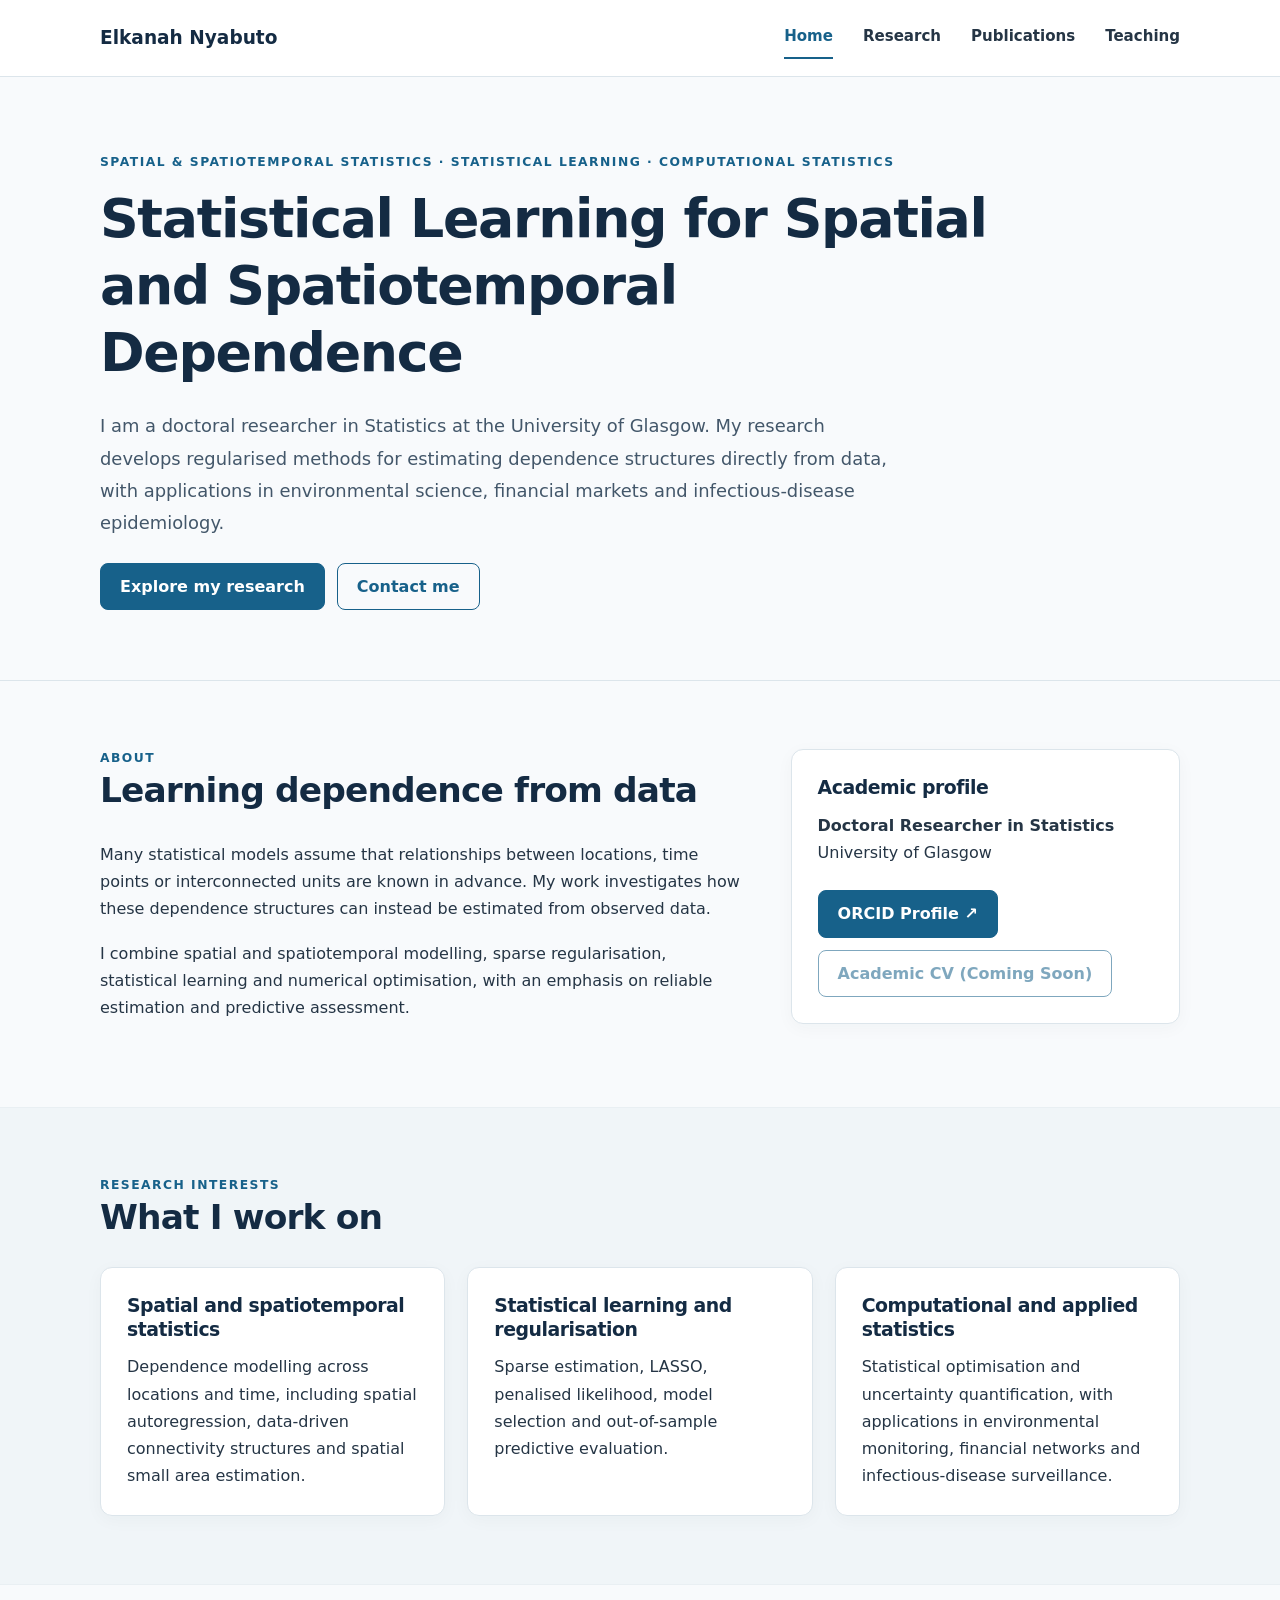
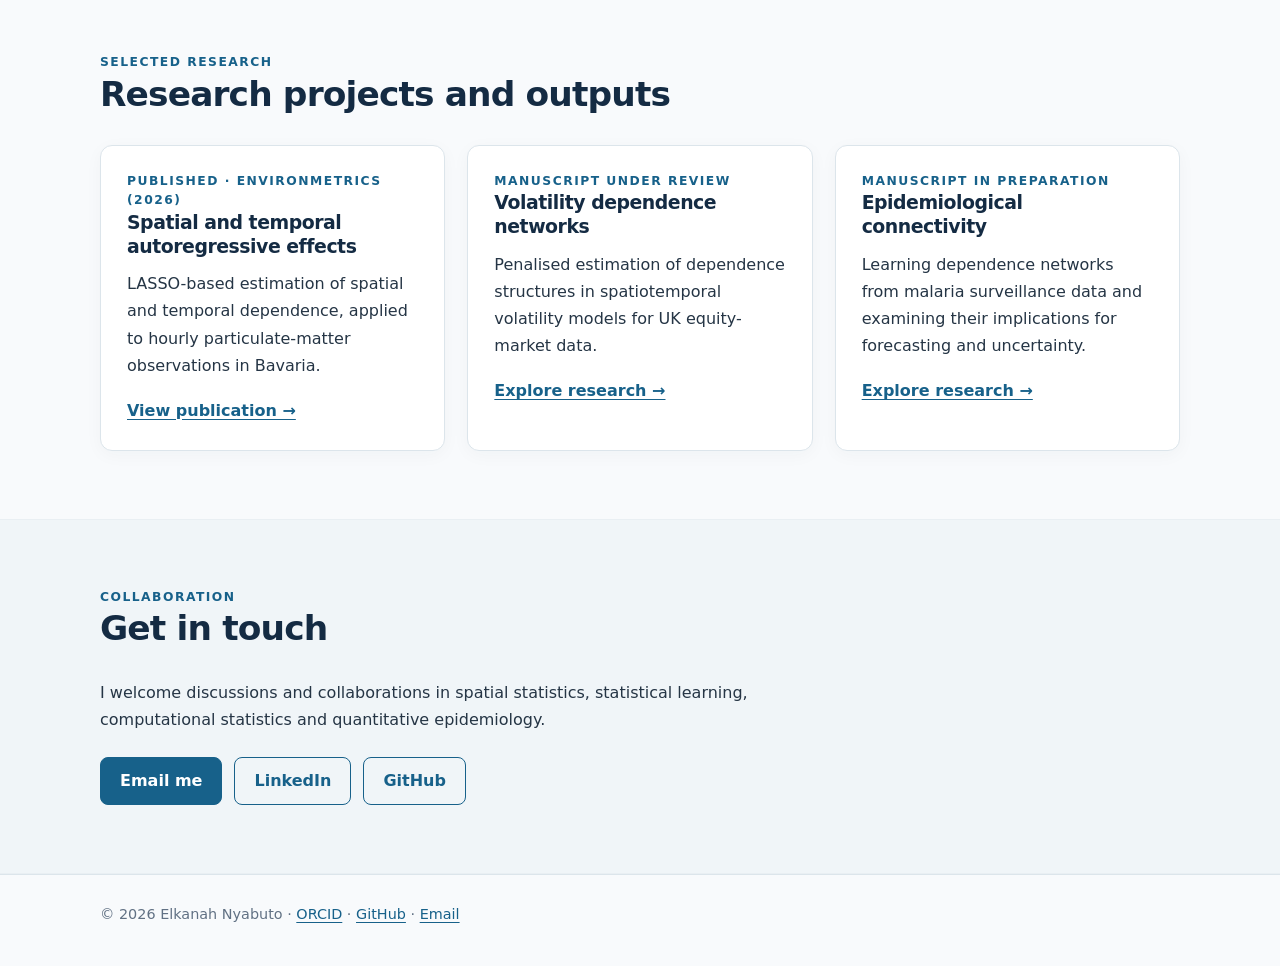
<file: index.html>
<!doctype html>
<html lang="en">
<head>
  <meta charset="utf-8">
  <meta name="viewport" content="width=device-width, initial-scale=1">
  <meta name="description" content="Elkanah Nyabuto — doctoral researcher in Statistics at the University of Glasgow, specialising in spatial statistics, statistical learning and dependence modelling.">
  <title>Elkanah Nyabuto | Statistics &amp; Statistical Learning</title>
  <link rel="stylesheet" href="styles.css">
</head>

<body>

<!-- Navigation -->
<nav class="nav" aria-label="Main navigation">
  <div class="container nav-inner">
    <a class="brand" href="index.html">Elkanah Nyabuto</a>

    <div class="navlinks">
      <a class="active" aria-current="page" href="index.html">Home</a>
      <a href="research.html">Research</a>
      <a href="publications.html">Publications</a>
      <a href="teaching.html">Teaching</a>
    </div>
  </div>
</nav>

<!-- Introduction -->
<header class="hero">
  <div class="container">
    <div class="eyebrow">
      Spatial &amp; Spatiotemporal Statistics · Statistical Learning · Computational Statistics
    </div>

    <h1>Statistical Learning for Spatial and Spatiotemporal Dependence</h1>

    <p class="lead">
      I am a doctoral researcher in Statistics at the University of Glasgow.
      My research develops regularised methods for estimating dependence
      structures directly from data, with applications in environmental
      science, financial markets and infectious-disease epidemiology.
    </p>

    <div class="actions">
      <a class="button primary" href="research.html">Explore my research</a>
      <a class="button secondary" href="mailto:e.nyabuto.1@research.gla.ac.uk">
        Contact me
      </a>
    </div>
  </div>
</header>

<main>

  <!-- About -->
  <section class="section">
    <div class="container two">

      <div>
        <div class="eyebrow">About</div>
        <h2>Learning dependence from data</h2>

        <p>
          Many statistical models assume that relationships between
          locations, time points or interconnected units are known in
          advance. My work investigates how these dependence structures
          can instead be estimated from observed data.
        </p>

        <p>
          I combine spatial and spatiotemporal modelling, sparse
          regularisation, statistical learning and numerical optimisation,
          with an emphasis on reliable estimation and predictive assessment.
        </p>
      </div>

      <aside class="card">
        <h3>Academic profile</h3>

        <p>
          <strong>Doctoral Researcher in Statistics</strong><br>
          University of Glasgow
        </p>

        <!--
        <p class="small">
          <strong>Thesis:</strong>
          <em>Spatiotemporal Dependence Modelling:
          Regularised Estimation of Spatial Dependence Matrices.</em>
        </p>
        -->
        <div class="buttons">
          <a class="button"
             href="https://orcid.org/0009-0006-7300-9411"
             target="_blank"
             rel="noopener noreferrer">
            ORCID Profile ↗
          </a>
        
          <a class="button secondary"
             href="files/Elkanah_Nyabuto_Academic_CV.pdf"
             target="_blank"
             rel="noopener noreferrer"
             aria-disabled="true"
             tabindex="-1"
             onclick="return false;"
             style="opacity: 0.55; cursor: not-allowed;">
            Academic CV (Coming Soon)
          </a>
        </div>
      </aside>

    </div>
  </section>

  <!-- Research interests -->
  <section class="section alt">
    <div class="container">
      <div class="eyebrow">Research interests</div>
      <h2>What I work on</h2>

      <div class="grid">

        <article class="card">
          <h3>Spatial and spatiotemporal statistics</h3>
          <p>
            Dependence modelling across locations and time,
            including spatial autoregression, data-driven
            connectivity structures and spatial small area estimation.
          </p>
        </article>

        <article class="card">
          <h3>Statistical learning and regularisation</h3>
          <p>
            Sparse estimation, LASSO, penalised likelihood,
            model selection and out-of-sample predictive evaluation.
          </p>
        </article>

        <article class="card">
          <h3>Computational and applied statistics</h3>
          <p>
            Statistical optimisation and uncertainty quantification,
            with applications in environmental monitoring,
            financial networks and infectious-disease surveillance.
          </p>
        </article>

      </div>
    </div>
  </section>

  <!-- Selected research -->
  <section class="section">
    <div class="container">
      <div class="eyebrow">Selected research</div>
      <h2>Research projects and outputs</h2>

      <div class="grid">

        <article class="card">
          <div class="eyebrow">Published · Environmetrics (2026)</div>
          <h3>Spatial and temporal autoregressive effects</h3>

          <p>
            LASSO-based estimation of spatial and temporal dependence,
            applied to hourly particulate-matter observations in Bavaria.
          </p>

          <p><a href="publications.html">View publication →</a></p>
        </article>

        <article class="card">
          <div class="eyebrow">Manuscript under review</div>
          <h3>Volatility dependence networks</h3>

          <p>
            Penalised estimation of dependence structures in spatiotemporal
            volatility models for UK equity-market data.
          </p>

          <p><a href="research.html">Explore research →</a></p>
        </article>

        <article class="card">
          <div class="eyebrow">Manuscript in preparation</div>
          <h3>Epidemiological connectivity</h3>

          <p>
            Learning dependence networks from malaria surveillance data
            and examining their implications for forecasting and uncertainty.
          </p>

          <p><a href="research.html">Explore research →</a></p>
        </article>

      </div>
    </div>
  </section>

  <!-- Collaboration -->
  <section class="section alt">
    <div class="container">
      <div class="eyebrow">Collaboration</div>
      <h2>Get in touch</h2>

      <p>
        I welcome discussions and collaborations in spatial statistics,
        statistical learning, computational statistics and quantitative
        epidemiology.
      </p>

      <div class="actions">
        <a class="button primary"
           href="mailto:e.nyabuto.1@research.gla.ac.uk">
          Email me
        </a>

        <a class="button secondary"
           href="https://www.linkedin.com/in/elkanahnyabuto/"
           target="_blank"
           rel="noopener noreferrer">
          LinkedIn
        </a>

        <a class="button secondary"
           href="https://github.com/elkanahnyabuto"
           target="_blank"
           rel="noopener noreferrer">
          GitHub
        </a>
      </div>

    </div>
  </section>

</main>

<!-- Footer -->
<footer class="footer">
  <div class="container">
    © 2026 Elkanah Nyabuto ·
    <a href="https://orcid.org/0009-0006-7300-9411">ORCID</a> ·
    <a href="https://github.com/elkanahnyabuto">GitHub</a> ·
    <a href="mailto:e.nyabuto.1@research.gla.ac.uk">Email</a>
  </div>
</footer>

</body>
</html>
</file>
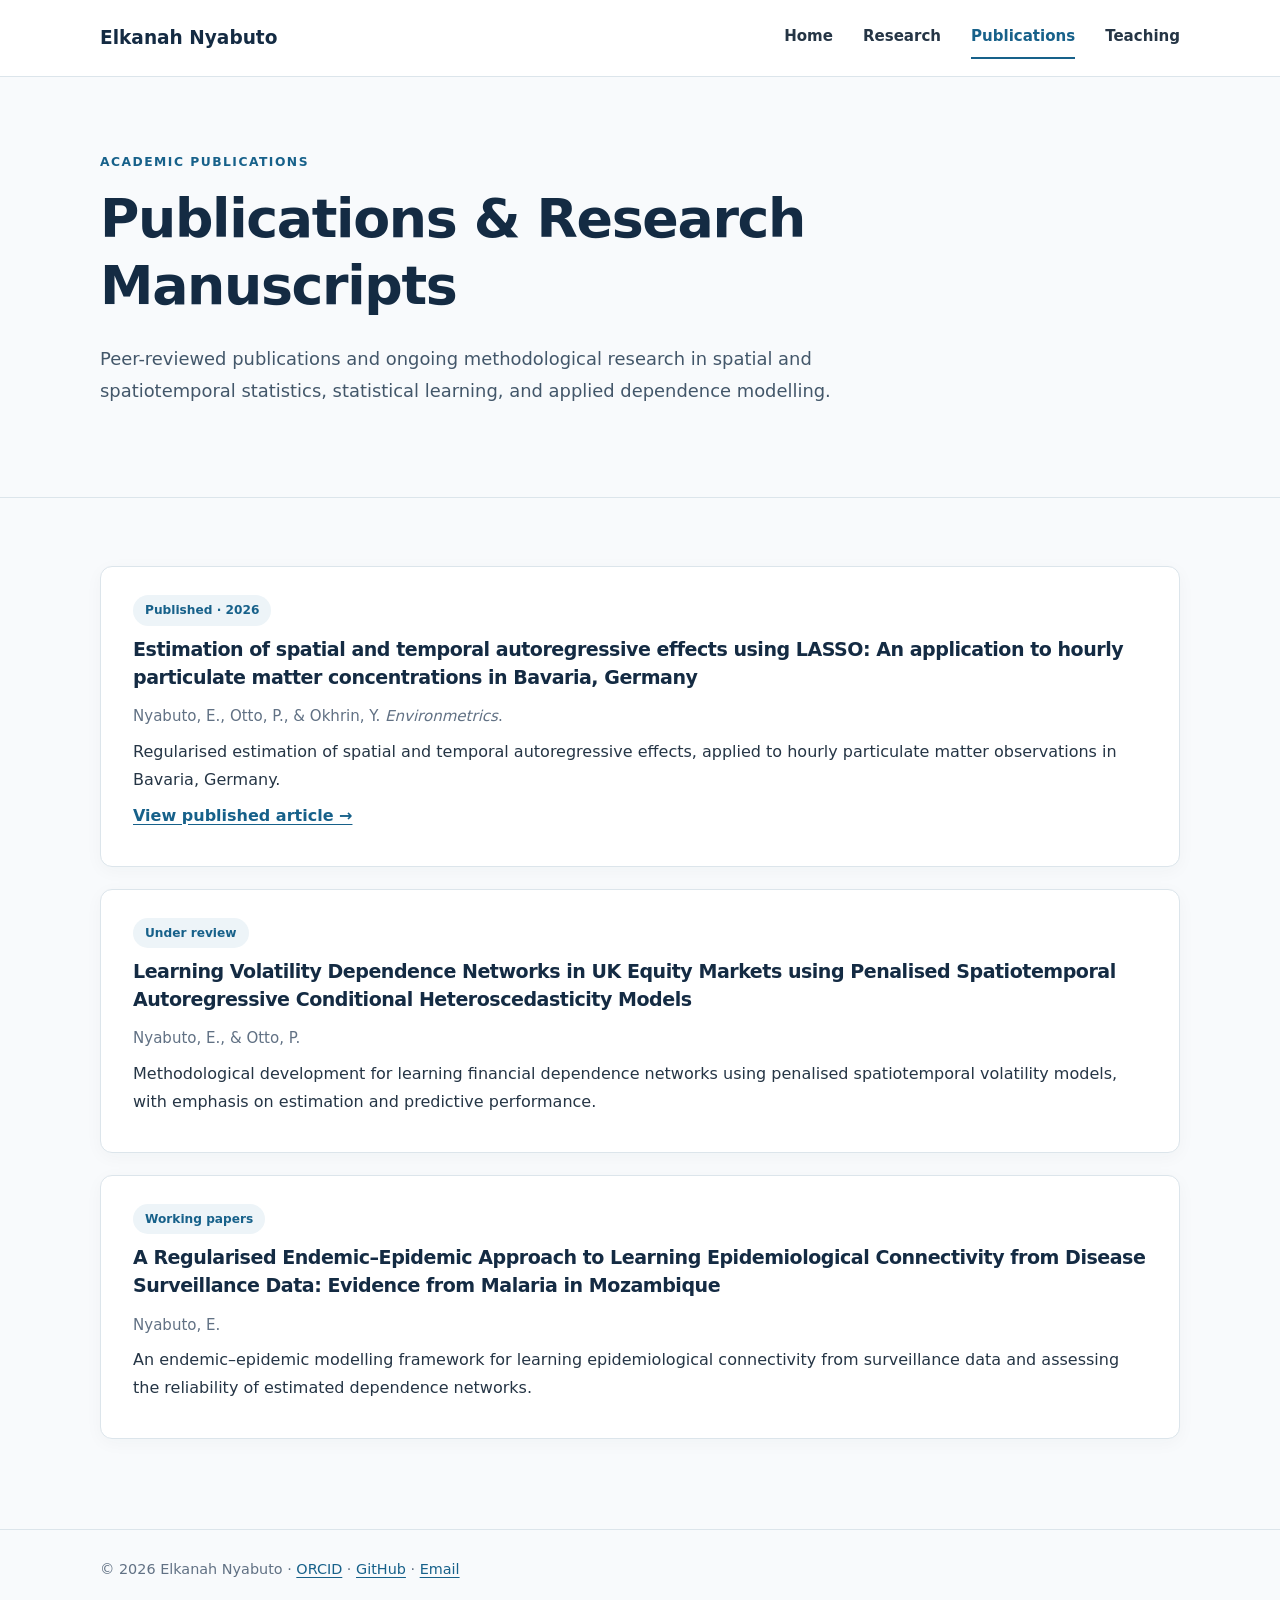
<file: publications.html>
<!doctype html>
<html lang="en">
<head>
  <meta charset="utf-8">
  <meta name="viewport" content="width=device-width, initial-scale=1">
  <meta name="description" content="Publications and research manuscripts by Elkanah Nyabuto in spatial statistics, statistical learning and spatiotemporal dependence modelling.">
  <title>Publications | Elkanah Nyabuto</title>
  <link rel="stylesheet" href="styles.css">
</head>

<body>

<!-- Navigation -->
<nav class="nav" aria-label="Main navigation">
  <div class="container nav-inner">
    <a class="brand" href="index.html">Elkanah Nyabuto</a>

    <div class="navlinks">
      <a href="index.html">Home</a>
      <a href="research.html">Research</a>
      <a class="active" aria-current="page" href="publications.html">Publications</a>
      <a href="teaching.html">Teaching</a>
    </div>
  </div>
</nav>

<main>

  <!-- Page introduction -->
  <section class="hero">
    <div class="container">
      <div class="eyebrow">Academic publications</div>
      <h1>Publications & Research Manuscripts</h1>
      <p class="lead">
        Peer-reviewed publications and ongoing methodological research in spatial and spatiotemporal statistics, statistical learning, and applied dependence modelling.
      </p>
    </div>
  </section>

  <!-- Publications -->
  <section class="section">
    <div class="container">

      <article class="publication">
        <span class="status">Published · 2026</span>

        <h3>
          Estimation of spatial and temporal autoregressive effects using LASSO: An application to hourly particulate matter concentrations in Bavaria, Germany
        </h3>

        <p class="authors">
          Nyabuto, E., Otto, P., &amp; Okhrin, Y.
          <em>Environmetrics</em>.
        </p>

        <p>
          Regularised estimation of spatial and temporal autoregressive effects, applied to hourly particulate matter observations in Bavaria, Germany.
        </p>

        <p>
          <a href="https://doi.org/10.1002/env.70105"
             target="_blank" rel="noopener noreferrer">
            View published article →
          </a>
        </p>
      </article>

      <article class="publication">
        <span class="status">Under review</span>

        <h3>
          Learning Volatility Dependence Networks in UK Equity Markets using Penalised Spatiotemporal Autoregressive Conditional Heteroscedasticity Models
        </h3>

        <p class="authors">Nyabuto, E., &amp; Otto, P.</p>

        <p>
          Methodological development for learning financial dependence networks using penalised spatiotemporal volatility models, with emphasis on estimation and predictive performance.
        </p>
      </article>

      <article class="publication">
        <span class="status">Working papers</span>

        <h3>
          A Regularised Endemic–Epidemic Approach to Learning Epidemiological Connectivity from Disease Surveillance Data: Evidence from Malaria in Mozambique
        </h3>

        <p class="authors">Nyabuto, E.</p>

        <p>
          An endemic–epidemic modelling framework for learning epidemiological connectivity from surveillance data and assessing the reliability of estimated dependence networks.
        </p>
      </article>

    </div>
  </section>

</main>

<!-- Footer -->
<footer class="footer">
  <div class="container">
    © 2026 Elkanah Nyabuto ·
    <a href="https://orcid.org/0009-0006-7300-9411">ORCID</a> ·
    <a href="https://github.com/elkanahnyabuto">GitHub</a> ·
    <a href="mailto:e.nyabuto.1@research.gla.ac.uk">Email</a>
  </div>
</footer>

</body>
</html>
</file>
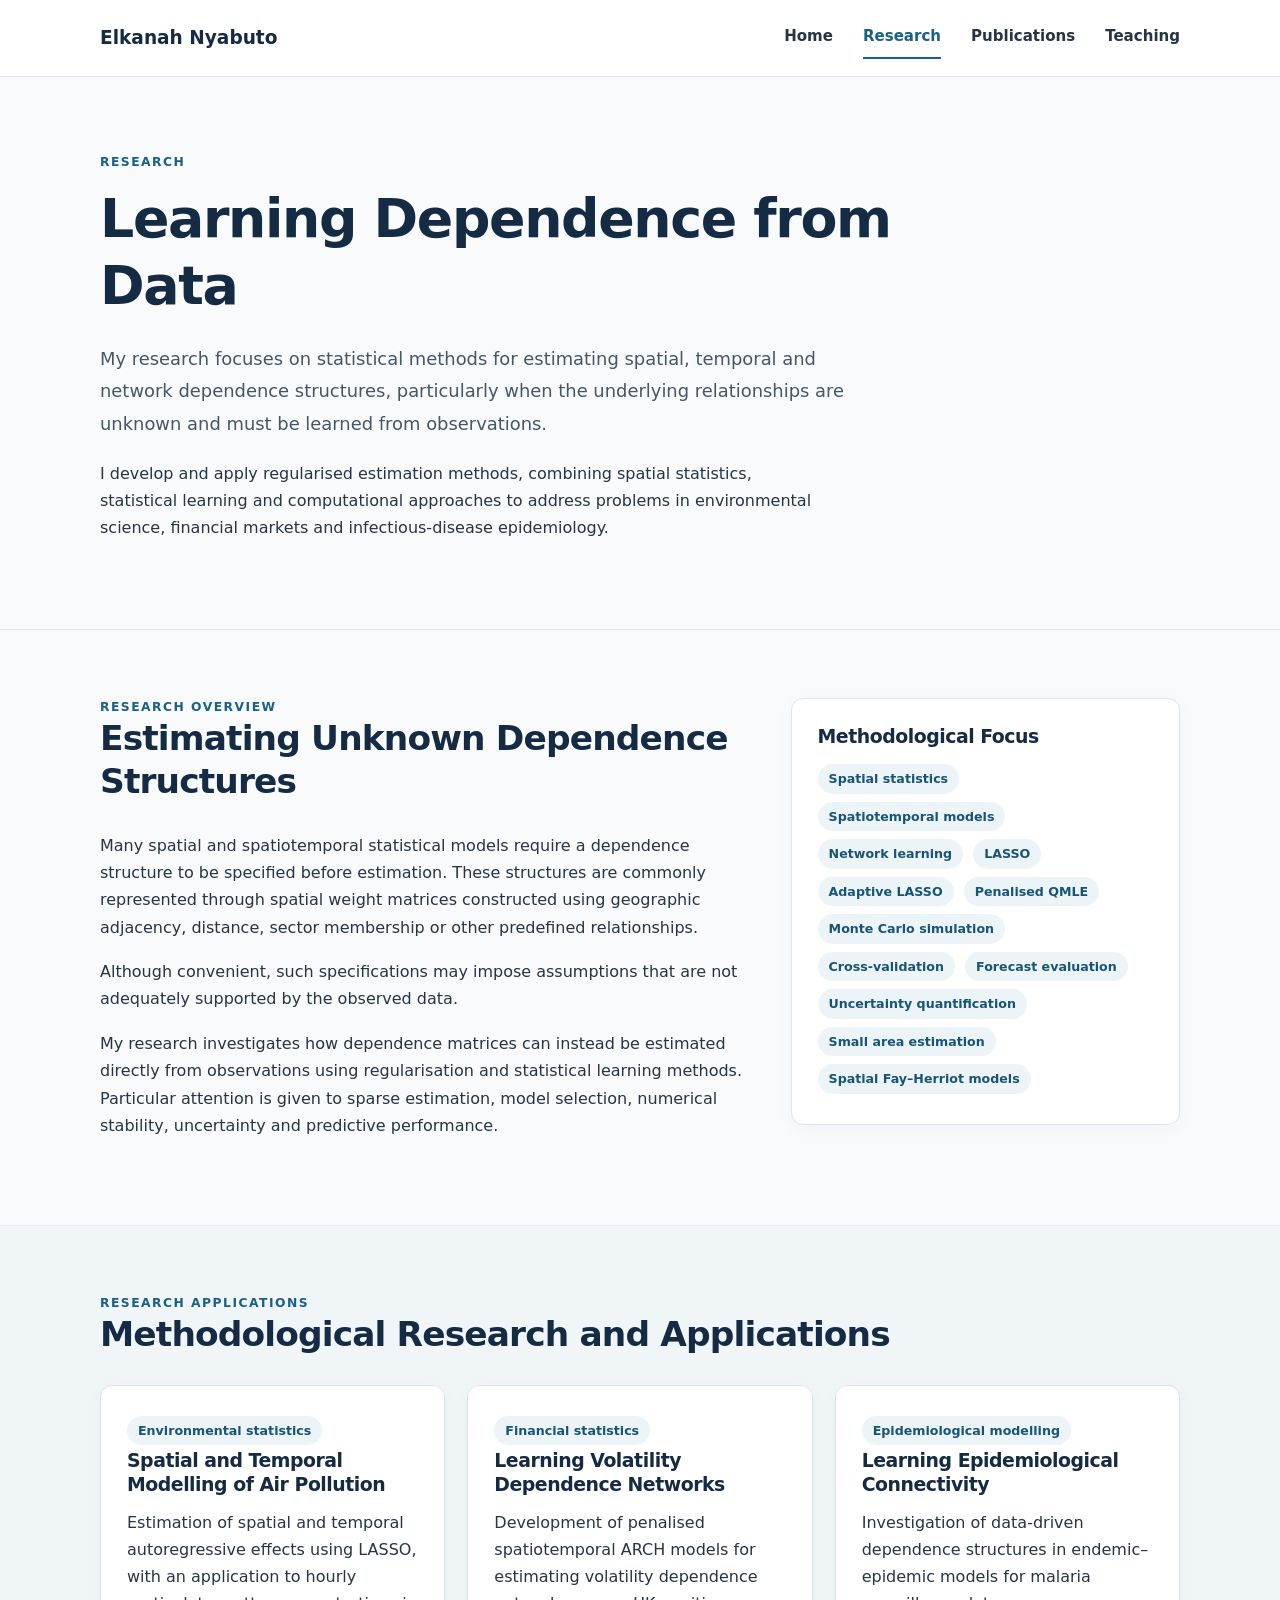
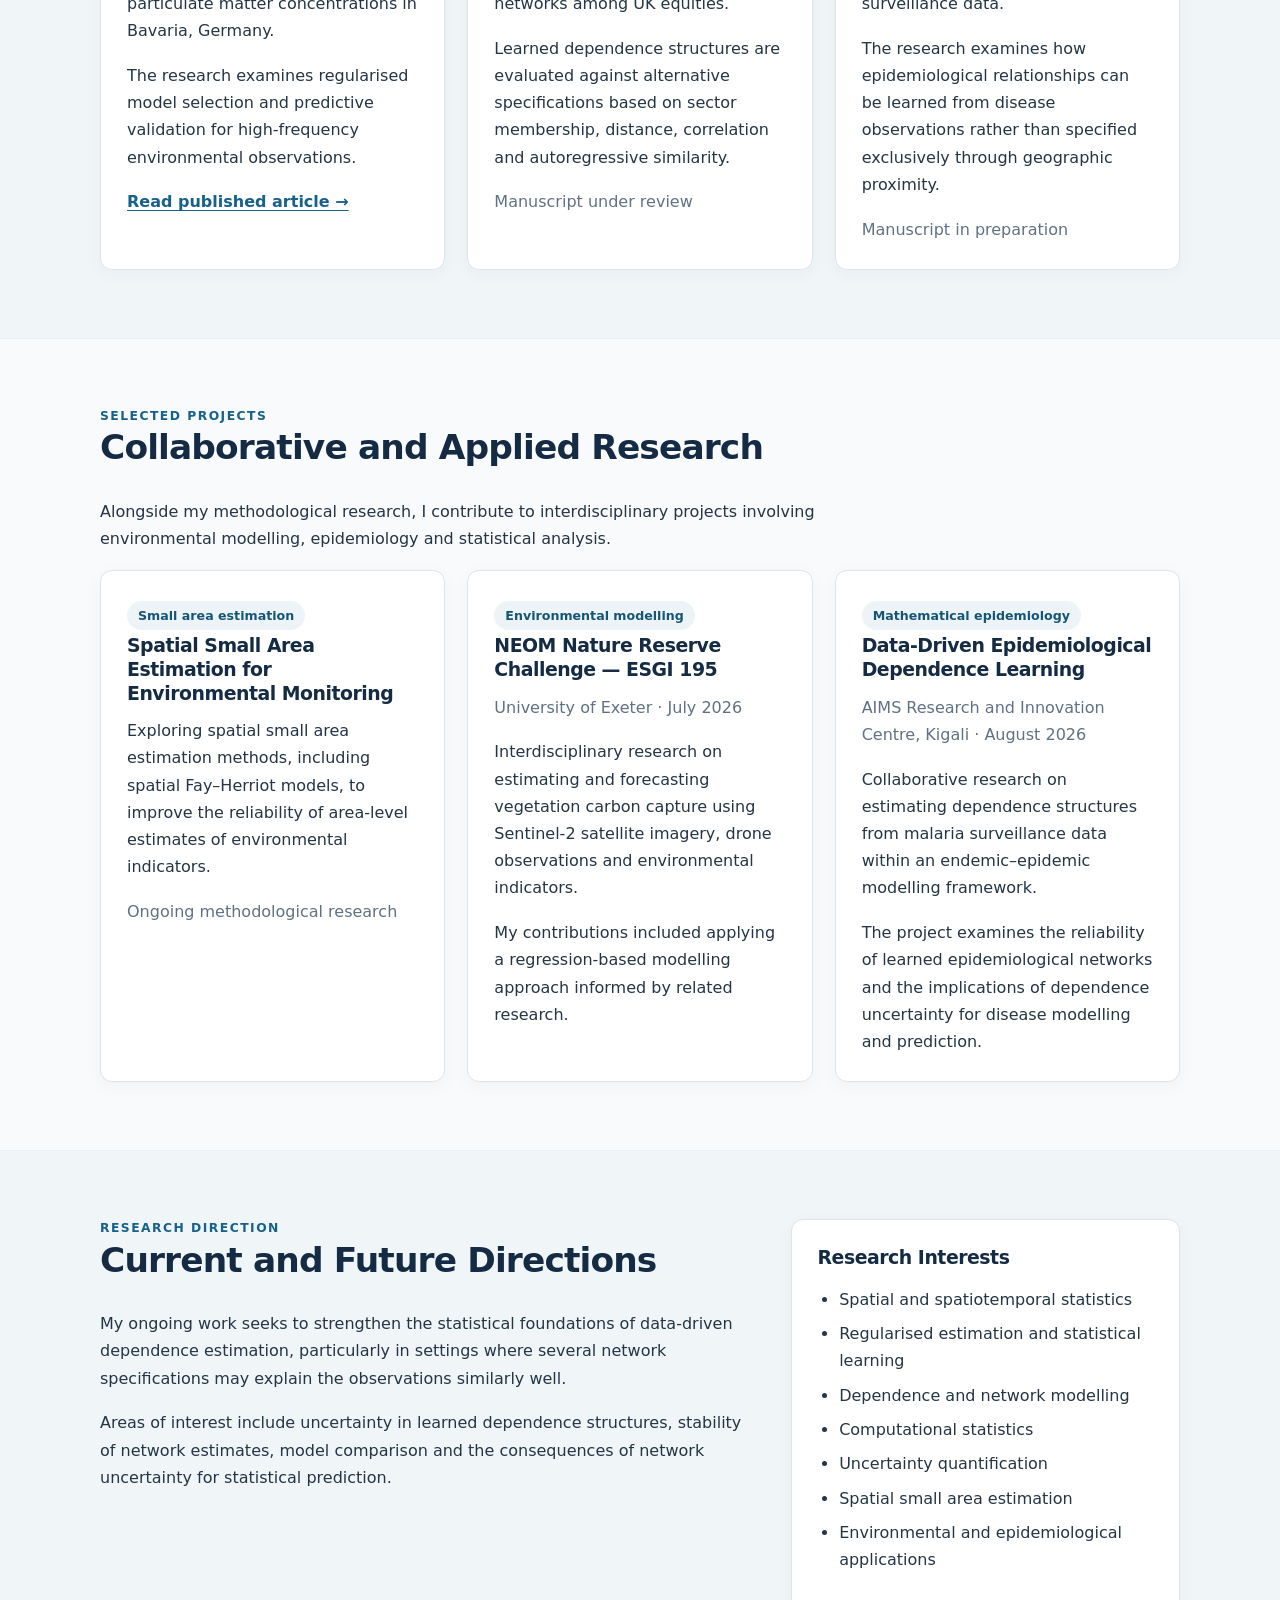
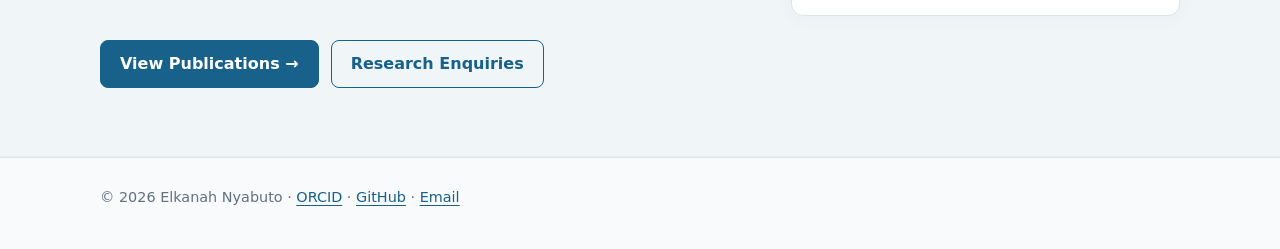
<file: research.html>
<!doctype html>
<html lang="en">
<head>
  <meta charset="utf-8">
  <meta name="viewport" content="width=device-width, initial-scale=1">

  <meta name="description"
        content="Research by Elkanah Nyabuto in spatial and spatiotemporal statistics, regularised dependence estimation, statistical learning, environmental modelling, financial networks and epidemiology.">

  <title>Research | Elkanah Nyabuto</title>
  <link rel="stylesheet" href="styles.css">
</head>

<body>

<!-- Navigation -->
<nav class="nav" aria-label="Main navigation">
  <div class="container nav-inner">
    <a class="brand" href="index.html">Elkanah Nyabuto</a>

    <div class="navlinks">
      <a href="index.html">Home</a>
      <a class="active" aria-current="page" href="research.html">Research</a>
      <a href="publications.html">Publications</a>
      <a href="teaching.html">Teaching</a>
    </div>
  </div>
</nav>

<main>

  <!-- Research introduction -->
  <section class="hero">
    <div class="container">
      <div class="eyebrow">Research</div>

      <h1>Learning Dependence from Data</h1>

      <p class="lead">
        My research focuses on statistical methods for estimating
        spatial, temporal and network dependence structures,
        particularly when the underlying relationships are unknown
        and must be learned from observations.
      </p>

      <p>
        I develop and apply regularised estimation methods,
        combining spatial statistics, statistical learning and
        computational approaches to address problems in
        environmental science, financial markets and
        infectious-disease epidemiology.
      </p>
    </div>
  </section>

  <!-- Research overview -->
  <section class="section">
    <div class="container">

      <div class="two">
        <div>
          <div class="eyebrow">Research overview</div>
          <h2>Estimating Unknown Dependence Structures</h2>

          <p>
            Many spatial and spatiotemporal statistical models
            require a dependence structure to be specified before
            estimation. These structures are commonly represented
            through spatial weight matrices constructed using
            geographic adjacency, distance, sector membership
            or other predefined relationships.
          </p>

          <p>
            Although convenient, such specifications may impose
            assumptions that are not adequately supported by
            the observed data.
          </p>

          <p>
            My research investigates how dependence matrices can
            instead be estimated directly from observations using
            regularisation and statistical learning methods.
            Particular attention is given to sparse estimation,
            model selection, numerical stability, uncertainty
            and predictive performance.
          </p>
        </div>

        <aside class="card">
          <h3>Methodological Focus</h3>

          <span class="tag">Spatial statistics</span>
          <span class="tag">Spatiotemporal models</span>
          <span class="tag">Network learning</span>
          <span class="tag">LASSO</span>
          <span class="tag">Adaptive LASSO</span>
          <span class="tag">Penalised QMLE</span>
          <span class="tag">Monte Carlo simulation</span>
          <span class="tag">Cross-validation</span>
          <span class="tag">Forecast evaluation</span>
          <span class="tag">Uncertainty quantification</span>
          <span class="tag">Small area estimation</span>
          <span class="tag">Spatial Fay–Herriot models</span>
        </aside>
      </div>

    </div>
  </section>

  <!-- Main research applications -->
  <section class="section alt">
    <div class="container">

      <div class="eyebrow">Research applications</div>
      <h2>Methodological Research and Applications</h2>

      <div class="grid">

        <article class="card">
          <span class="tag">Environmental statistics</span>

          <h3>
            Spatial and Temporal Modelling of Air Pollution
          </h3>

          <p>
            Estimation of spatial and temporal autoregressive
            effects using LASSO, with an application to hourly
            particulate matter concentrations in Bavaria,
            Germany.
          </p>

          <p>
            The research examines regularised model selection
            and predictive validation for high-frequency
            environmental observations.
          </p>

          <p>
            <a href="https://doi.org/10.1002/env.70105"
               target="_blank" rel="noopener noreferrer">
              Read published article →
            </a>
          </p>
        </article>

        <article class="card">
          <span class="tag">Financial statistics</span>

          <h3>
            Learning Volatility Dependence Networks
          </h3>

          <p>
            Development of penalised spatiotemporal ARCH
            models for estimating volatility dependence
            networks among UK equities.
          </p>

          <p>
            Learned dependence structures are evaluated
            against alternative specifications based on
            sector membership, distance, correlation
            and autoregressive similarity.
          </p>

          <p class="muted">
            Manuscript under review
          </p>
        </article>

        <article class="card">
          <span class="tag">Epidemiological modelling</span>

          <h3>
            Learning Epidemiological Connectivity
          </h3>

          <p>
            Investigation of data-driven dependence
            structures in endemic–epidemic models
            for malaria surveillance data.
          </p>

          <p>
            The research examines how epidemiological
            relationships can be learned from disease
            observations rather than specified exclusively
            through geographic proximity.
          </p>

          <p class="muted">
            Manuscript in preparation
          </p>
        </article>

      </div>
    </div>
  </section>

  <!-- Selected collaborative projects -->
  <section class="section">
    <div class="container">

      <div class="eyebrow">Selected projects</div>
      <h2>Collaborative and Applied Research</h2>

      <p class="lead">
        Alongside my methodological research, I contribute
        to interdisciplinary projects involving environmental
        modelling, epidemiology and statistical analysis.
      </p>

      <div class="grid">

        <article class="card">
          <span class="tag">Small area estimation</span>
        
          <h3>
            Spatial Small Area Estimation for Environmental Monitoring
          </h3>
        
          <p>
            Exploring spatial small area estimation methods,
            including spatial Fay–Herriot models, to improve
            the reliability of area-level estimates of
            environmental indicators.
          </p>
        
          <p class="muted">
            Ongoing methodological research
          </p>
        </article>

        <article class="card">
          <span class="tag">Environmental modelling</span>

          <h3>
            NEOM Nature Reserve Challenge — ESGI 195
          </h3>

          <p class="muted">
            University of Exeter · July 2026
          </p>

          <p>
            Interdisciplinary research on estimating and
            forecasting vegetation carbon capture using
            Sentinel-2 satellite imagery, drone observations
            and environmental indicators.
          </p>

          <p>
            My contributions included applying a regression-based
            modelling approach informed by related research.
          </p>
        </article>

        <article class="card">
          <span class="tag">Mathematical epidemiology</span>

          <h3>
            Data-Driven Epidemiological Dependence Learning
          </h3>

          <p class="muted">
            AIMS Research and Innovation Centre, Kigali · August 2026
          </p>

          <p>
            Collaborative research on estimating dependence
            structures from malaria surveillance data within
            an endemic–epidemic modelling framework.
          </p>

          <p>
            The project examines the reliability of learned
            epidemiological networks and the implications
            of dependence uncertainty for disease modelling
            and prediction.
          </p>
        </article>

      </div>
    </div>
  </section>

  <!-- Research direction -->
  <section class="section alt">
    <div class="container">

      <div class="two">
        <div>
          <div class="eyebrow">Research direction</div>
          <h2>Current and Future Directions</h2>

          <p>
            My ongoing work seeks to strengthen the
            statistical foundations of data-driven
            dependence estimation, particularly in settings
            where several network specifications may explain
            the observations similarly well.
          </p>

          <p>
            Areas of interest include uncertainty in learned
            dependence structures, stability of network
            estimates, model comparison and the consequences
            of network uncertainty for statistical prediction.
          </p>
        </div>

        <aside class="card">
          <h3>Research Interests</h3>

          <ul>
            <li>Spatial and spatiotemporal statistics</li>
            <li>Regularised estimation and statistical learning</li>
            <li>Dependence and network modelling</li>
            <li>Computational statistics</li>
            <li>Uncertainty quantification</li>
            <li>Spatial small area estimation</li>
            <li>Environmental and epidemiological applications</li>
          </ul>
        </aside>
      </div>

      <div class="actions">
        <a class="primary" href="publications.html">
          View Publications →
        </a>
        <a href="mailto:e.nyabuto.1@research.gla.ac.uk">
          Research Enquiries
        </a>
      </div>

    </div>
  </section>

</main>

<!-- Footer -->
<footer class="footer">
  <div class="container">
    © 2026 Elkanah Nyabuto ·
    <a href="https://orcid.org/0009-0006-7300-9411">ORCID</a> ·
    <a href="https://github.com/elkanahnyabuto">GitHub</a> ·
    <a href="mailto:e.nyabuto.1@research.gla.ac.uk">Email</a>
  </div>
</footer>

</body>
</html>
</file>
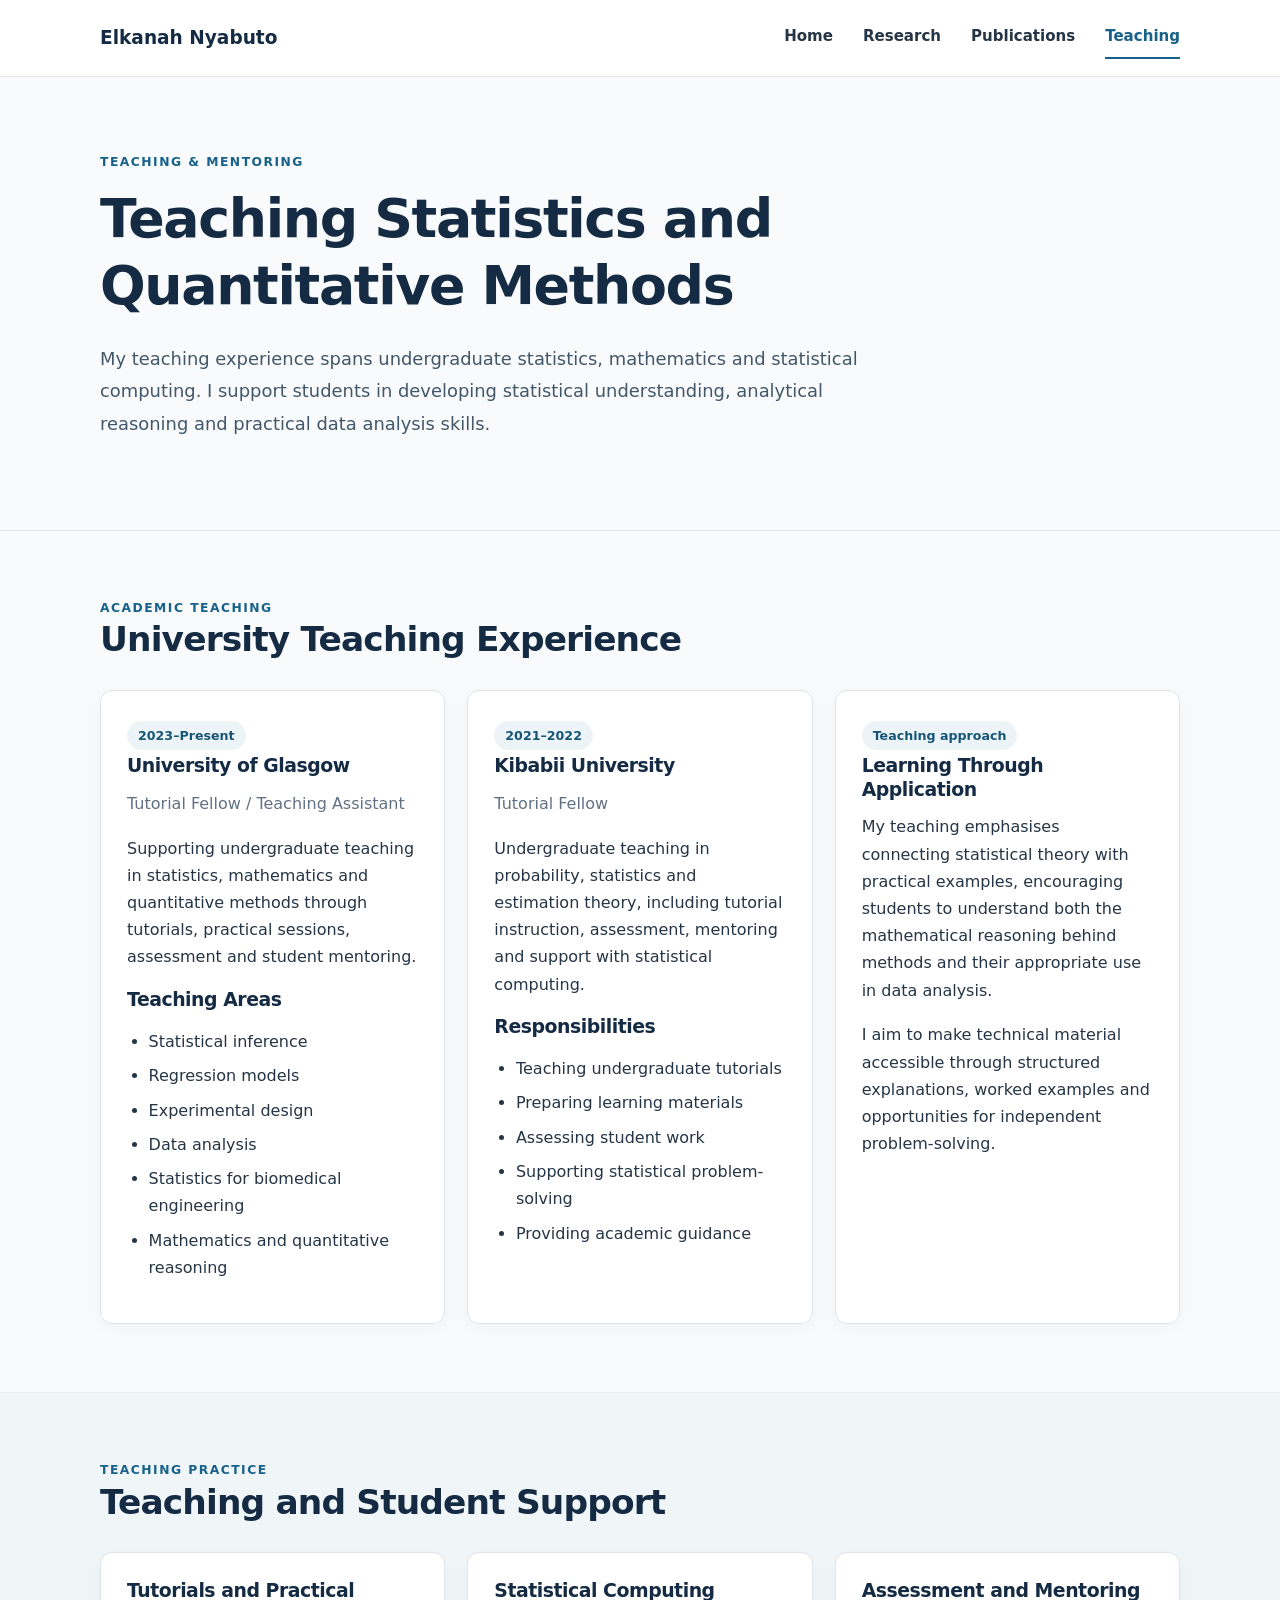
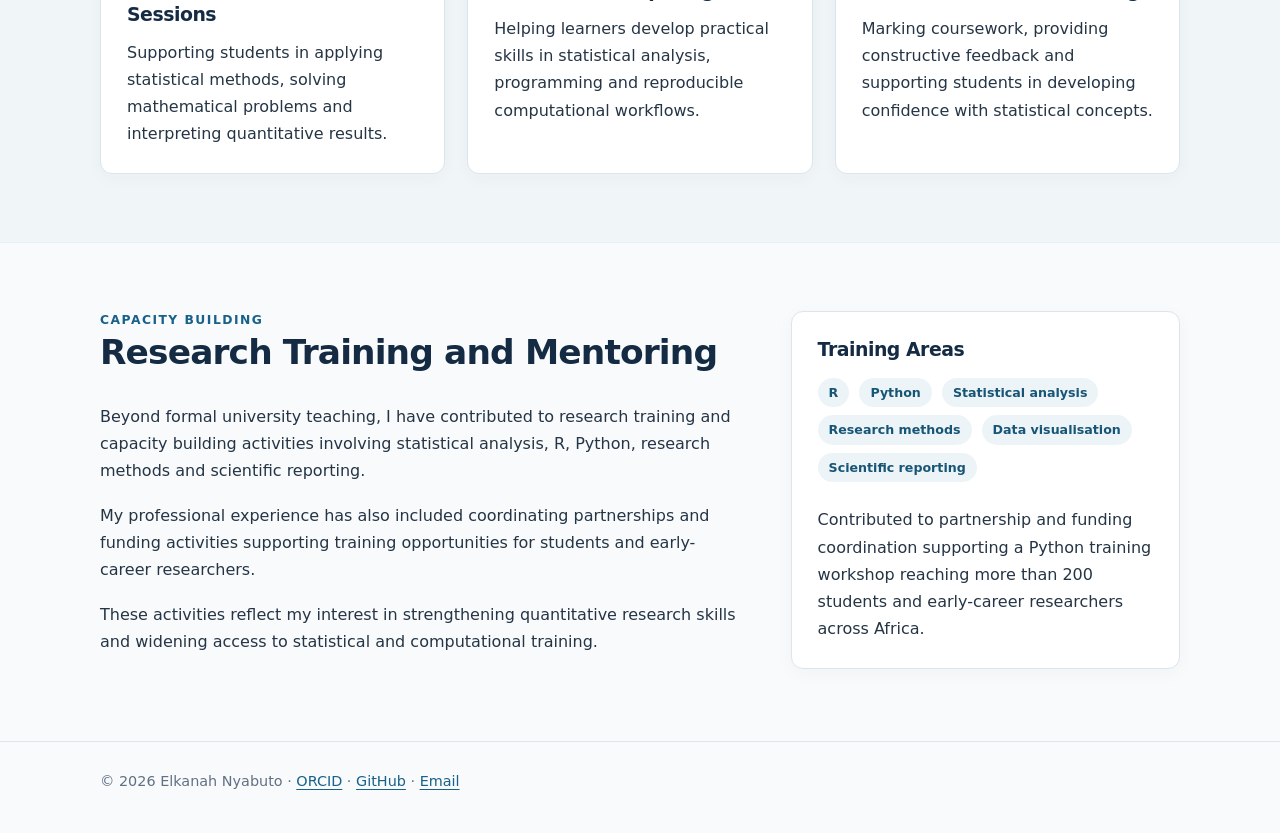
<file: teaching.html>
<!doctype html>
<html lang="en">
<head>
  <meta charset="utf-8">
  <meta name="viewport" content="width=device-width, initial-scale=1">

  <meta name="description"
        content="Teaching and mentoring experience of Elkanah Nyabuto in statistics, mathematics, statistical computing and research capacity building.">

  <title>Teaching | Elkanah Nyabuto</title>
  <link rel="stylesheet" href="styles.css">
</head>

<body>

<!-- Navigation -->
<nav class="nav" aria-label="Main navigation">
  <div class="container nav-inner">
    <a class="brand" href="index.html">Elkanah Nyabuto</a>

    <div class="navlinks">
      <a href="index.html">Home</a>
      <a href="research.html">Research</a>
      <a href="publications.html">Publications</a>
      <a class="active" aria-current="page" href="teaching.html">Teaching</a>
    </div>
  </div>
</nav>

<main>

  <!-- Page introduction -->
  <section class="hero">
    <div class="container">
      <div class="eyebrow">Teaching &amp; Mentoring</div>

      <h1>Teaching Statistics and Quantitative Methods</h1>

      <p class="lead">
        My teaching experience spans undergraduate statistics,
        mathematics and statistical computing. I support students
        in developing statistical understanding, analytical
        reasoning and practical data analysis skills.
      </p>
    </div>
  </section>

  <!-- University teaching -->
  <section class="section">
    <div class="container">

      <div class="eyebrow">Academic teaching</div>
      <h2>University Teaching Experience</h2>

      <div class="grid">

        <article class="card">
          <span class="tag">2023–Present</span>

          <h3>University of Glasgow</h3>

          <p class="muted">
            Tutorial Fellow / Teaching Assistant
          </p>

          <p>
            Supporting undergraduate teaching in statistics,
            mathematics and quantitative methods through
            tutorials, practical sessions, assessment
            and student mentoring.
          </p>

          <h3>Teaching Areas</h3>

          <ul>
            <li>Statistical inference</li>
            <li>Regression models</li>
            <li>Experimental design</li>
            <li>Data analysis</li>
            <li>Statistics for biomedical engineering</li>
            <li>Mathematics and quantitative reasoning</li>
          </ul>
        </article>

        <article class="card">
          <span class="tag">2021–2022</span>

          <h3>Kibabii University</h3>

          <p class="muted">
            Tutorial Fellow
          </p>

          <p>
            Undergraduate teaching in probability,
            statistics and estimation theory, including
            tutorial instruction, assessment, mentoring
            and support with statistical computing.
          </p>

          <h3>Responsibilities</h3>

          <ul>
            <li>Teaching undergraduate tutorials</li>
            <li>Preparing learning materials</li>
            <li>Assessing student work</li>
            <li>Supporting statistical problem-solving</li>
            <li>Providing academic guidance</li>
          </ul>
        </article>

        <article class="card">
          <span class="tag">Teaching approach</span>

          <h3>Learning Through Application</h3>

          <p>
            My teaching emphasises connecting statistical
            theory with practical examples, encouraging
            students to understand both the mathematical
            reasoning behind methods and their appropriate
            use in data analysis.
          </p>

          <p>
            I aim to make technical material accessible
            through structured explanations, worked
            examples and opportunities for independent
            problem-solving.
          </p>
        </article>

      </div>
    </div>
  </section>

  <!-- Teaching responsibilities -->
  <section class="section alt">
    <div class="container">

      <div class="eyebrow">Teaching practice</div>
      <h2>Teaching and Student Support</h2>

      <div class="grid">

        <article class="card">
          <h3>Tutorials and Practical Sessions</h3>

          <p>
            Supporting students in applying statistical
            methods, solving mathematical problems
            and interpreting quantitative results.
          </p>
        </article>

        <article class="card">
          <h3>Statistical Computing</h3>

          <p>
            Helping learners develop practical skills
            in statistical analysis, programming
            and reproducible computational workflows.
          </p>
        </article>

        <article class="card">
          <h3>Assessment and Mentoring</h3>

          <p>
            Marking coursework, providing constructive
            feedback and supporting students in developing
            confidence with statistical concepts.
          </p>
        </article>

      </div>
    </div>
  </section>

  <!-- Research capacity building -->
  <section class="section">
    <div class="container">

      <div class="two">
        <div>
          <div class="eyebrow">Capacity building</div>

          <h2>Research Training and Mentoring</h2>

          <p>
            Beyond formal university teaching, I have
            contributed to research training and capacity
            building activities involving statistical
            analysis, R, Python, research methods
            and scientific reporting.
          </p>

          <p>
            My professional experience has also included
            coordinating partnerships and funding activities
            supporting training opportunities for
            students and early-career researchers.
          </p>

          <p>
            These activities reflect my interest in
            strengthening quantitative research skills
            and widening access to statistical and
            computational training.
          </p>
        </div>

        <aside class="card">
          <h3>Training Areas</h3>

          <span class="tag">R</span>
          <span class="tag">Python</span>
          <span class="tag">Statistical analysis</span>
          <span class="tag">Research methods</span>
          <span class="tag">Data visualisation</span>
          <span class="tag">Scientific reporting</span>

          <p style="margin-top: 20px;">
            Contributed to partnership and funding coordination
            supporting a Python training workshop reaching
            more than 200 students and early-career
            researchers across Africa.
          </p>
        </aside>
      </div>

    </div>
  </section>

</main>

<!-- Footer -->
<footer class="footer">
  <div class="container">
    © 2026 Elkanah Nyabuto ·
    <a href="https://orcid.org/0009-0006-7300-9411">ORCID</a> ·
    <a href="https://github.com/elkanahnyabuto">GitHub</a> ·
    <a href="mailto:e.nyabuto.1@research.gla.ac.uk">Email</a>
  </div>
</footer>

</body>
</html>
</file>
<file: styles.css>
/* ==================================================
   ELKANAH NYABUTO | ACADEMIC WEBSITE
   Global stylesheet
   ================================================== */

/* 1. Design tokens and base styles */

:root {
  --navy: #142b43;
  --blue: #17618a;
  --blue-dark: #10496c;
  --ink: #253545;
  --muted: #617184;
  --line: #dce5eb;
  --bg: #f8fafc;
  --surface: #ffffff;
  --soft: #edf4f8;
  --max: 1080px;
  --wide: 1200px;
}

*, *::before, *::after { box-sizing: border-box; }
html { scroll-behavior: smooth; }

body {
  margin: 0;
  background: var(--bg);
  color: var(--ink);
  font: 16px/1.7 system-ui, -apple-system, BlinkMacSystemFont, "Segoe UI", sans-serif;
  -webkit-font-smoothing: antialiased;
}

a { color: var(--blue); text-underline-offset: 3px; }
a:hover { color: var(--blue-dark); }
a:focus-visible { outline: 3px solid #79b6da; outline-offset: 3px; }

h1, h2, h3 {
  margin-top: 0;
  color: var(--navy);
  line-height: 1.25;
  letter-spacing: -0.025em;
}

h1 { font-size: clamp(2.1rem, 4.2vw, 3.5rem); }
h2 { font-size: clamp(1.5rem, 2.8vw, 2.15rem); }
h3 { font-size: 1.18rem; }

p { max-width: 72ch; margin: 0 0 1.1em; }
ul { padding-left: 1.35rem; }
li { margin-bottom: 0.45em; }

.container, .wrap {
  width: min(calc(100% - 48px), var(--max));
  margin-inline: auto;
}

/* 2. Site navigation */

.nav {
  width: 100%;
  background: var(--surface);
  border-bottom: 1px solid var(--line);
}

.nav .container { max-width: var(--wide); }

.nav-inner {
  display: flex;
  align-items: center;
  justify-content: space-between;
  gap: 24px;
  min-height: 76px;
  padding-block: 12px;
}

.brand, .site-title {
  color: var(--navy);
  font-size: 1.16rem;
  font-weight: 750;
  line-height: 1.25;
  text-decoration: none;
  white-space: nowrap;
}

.navlinks {
  display: flex;
  align-items: center;
  justify-content: flex-end;
  flex-wrap: wrap;
  gap: 8px 30px;
}

.navlinks a {
  padding: 7px 0;
  border-bottom: 2px solid transparent;
  color: var(--ink);
  font-size: 0.94rem;
  font-weight: 550;
  text-decoration: none;
  white-space: nowrap;
}

.navlinks a:hover,
.navlinks a.active,
.navlinks a[aria-current="page"] {
  color: var(--blue);
  border-bottom-color: var(--blue);
}

/* Compatibility with older page headers */

body > header:not(.hero) {
  width: min(calc(100% - 48px), var(--wide));
  margin-inline: auto;
  padding-block: 20px;
  display: flex;
  align-items: center;
  justify-content: space-between;
  gap: 24px;
  flex-wrap: wrap;
  border-bottom: 1px solid var(--line);
}

body > header:not(.hero) > nav {
  display: flex;
  align-items: center;
  justify-content: flex-end;
  flex-wrap: wrap;
  gap: 10px 28px;
}

body > header:not(.hero) > nav a {
  color: var(--ink);
  font-weight: 550;
  text-decoration: none;
}

/* 3. Hero and page introductions */

.hero {
  padding: 76px 0 70px;
  background: var(--bg);
  border-bottom: 1px solid var(--line);
}

.hero h1 { max-width: 930px; margin: 12px 0 24px; }

.hero .lead {
  max-width: 790px;
  color: #43576a;
  font-size: 1.12rem;
  line-height: 1.8;
}

.eyebrow, .kicker {
  color: var(--blue);
  font-size: 0.77rem;
  font-weight: 750;
  letter-spacing: 0.12em;
  line-height: 1.6;
  text-transform: uppercase;
}

/* 4. Main content and layouts */

main { min-height: 45vh; }
.section { padding-block: 68px; }

.section.alt {
  background: #f0f5f8;
  border-block: 1px solid #e9eff3;
}

.two, .two-column, .split {
  display: grid;
  grid-template-columns: minmax(0, 1.65fr) minmax(0, 1fr);
  gap: 48px;
  align-items: start;
}

.grid, .cards, .research-grid, .project-grid {
  display: grid;
  grid-template-columns: repeat(3, minmax(0, 1fr));
  gap: 22px;
  align-items: stretch;
}

/* 5. Research and project cards */

.card, .research-card, .project-card {
  min-width: 0;
  padding: 26px;
  background: var(--surface);
  border: 1px solid var(--line);
  border-radius: 12px;
  box-shadow: 0 4px 18px rgb(20 43 67 / 3.5%);
}

.card h3, .research-card h3, .project-card h3 { margin: 0 0 12px; }

.card p:last-child,
.research-card p:last-child,
.project-card p:last-child { margin-bottom: 0; }

.card a, .research-card a, .project-card a { font-weight: 600; }

/* 6. Publications */

:is(.publication, .publication-item, .pub-item, .pub-entry) {
  margin-bottom: 22px;
  padding: 28px 32px;
  background: var(--surface);
  border: 1px solid var(--line);
  border-radius: 12px;
  box-shadow: 0 4px 18px rgb(20 43 67 / 3.5%);
}

:is(.publication, .publication-item, .pub-item, .pub-entry) h3 {
  margin: 10px 0 12px;
  font-size: 1.19rem;
  line-height: 1.45;
}

:is(.publication, .publication-item, .pub-item, .pub-entry) p {
  max-width: none;
  margin: 8px 0;
  line-height: 1.75;
}

:is(.publication, .publication-item, .pub-item, .pub-entry) .status {
  display: inline-block;
  padding: 5px 12px;
  background: var(--soft);
  border-radius: 999px;
  color: var(--blue);
  font-size: 0.76rem;
  font-weight: 700;
}

:is(.publication, .publication-item, .pub-item, .pub-entry) .authors {
  color: var(--muted);
  font-size: 0.94rem;
}

:is(.publication, .publication-item, .pub-item, .pub-entry) a {
  font-weight: 600;
}

/* 7. Buttons and actions */

.actions, .buttons {
  display: flex;
  align-items: center;
  flex-wrap: wrap;
  gap: 12px;
  margin-top: 24px;
}

.button, .btn, .actions a {
  display: inline-flex;
  align-items: center;
  justify-content: center;
  padding: 11px 19px;
  background: var(--blue);
  border: 1px solid var(--blue);
  border-radius: 8px;
  color: #fff;
  font-weight: 650;
  line-height: 1.45;
  text-decoration: none;
}

.button:hover, .btn:hover, .actions a:hover {
  background: var(--blue-dark);
  color: #fff;
}

.button.secondary, .btn.secondary, .actions a:not(.primary) {
  background: transparent;
  color: var(--blue);
}

.button.secondary:hover, .btn.secondary:hover,
.actions a:not(.primary):hover {
  background: var(--soft);
  color: var(--blue-dark);
}

/* 8. Supporting elements */

.tag, .pill {
  display: inline-block;
  margin: 4px 5px 4px 0;
  padding: 4px 11px;
  background: var(--soft);
  border-radius: 999px;
  color: #175576;
  font-size: 0.79rem;
  font-weight: 650;
}

.muted, .subtitle, .small, small { color: var(--muted); }

.profile-photo {
  width: 100%;
  max-width: 290px;
  aspect-ratio: 4 / 5;
  object-fit: cover;
  border-radius: 14px;
}

.kpis {
  display: grid;
  grid-template-columns: repeat(3, minmax(0, 1fr));
  gap: 18px;
}

.kpi {
  padding: 24px;
  background: var(--surface);
  border: 1px solid var(--line);
  border-radius: 12px;
  color: var(--muted);
}

.kpi strong {
  display: block;
  color: var(--navy);
  font-size: 2rem;
}

/* 9. Footer */

.footer, body > footer {
  padding-block: 27px 40px;
  border-top: 1px solid var(--line);
  color: var(--muted);
  font-size: 0.9rem;
}

.footer a, body > footer a { color: var(--blue); }

/* 10. Responsive layouts */

@media (max-width: 850px) {
  .nav-inner { flex-direction: column; align-items: flex-start; gap: 8px; }
  .navlinks { justify-content: flex-start; gap: 4px 22px; }
  .two, .two-column, .split { grid-template-columns: 1fr; gap: 24px; }
  .grid, .cards, .research-grid, .project-grid {
    grid-template-columns: repeat(2, minmax(0, 1fr));
  }
  .section { padding-block: 50px; }
  .hero { padding-block: 54px; }
}

@media (max-width: 600px) {
  .container, .wrap { width: calc(100% - 36px); }
  .navlinks { gap: 2px 17px; }
  .navlinks a { font-size: 0.89rem; }
  .hero { padding-block: 40px; }
  .hero h1 { font-size: clamp(2rem, 8vw, 2.65rem); }
  .hero .lead { font-size: 1.03rem; }
  .section { padding-block: 40px; }

  .grid, .cards, .research-grid, .project-grid, .kpis {
    grid-template-columns: 1fr;
  }

  :is(.card, .research-card, .project-card,
      .publication, .publication-item, .pub-item, .pub-entry) {
    padding: 21px;
  }
}

/* 11. Accessibility */

@media (prefers-reduced-motion: reduce) {
  html { scroll-behavior: auto; }
}
</file>
